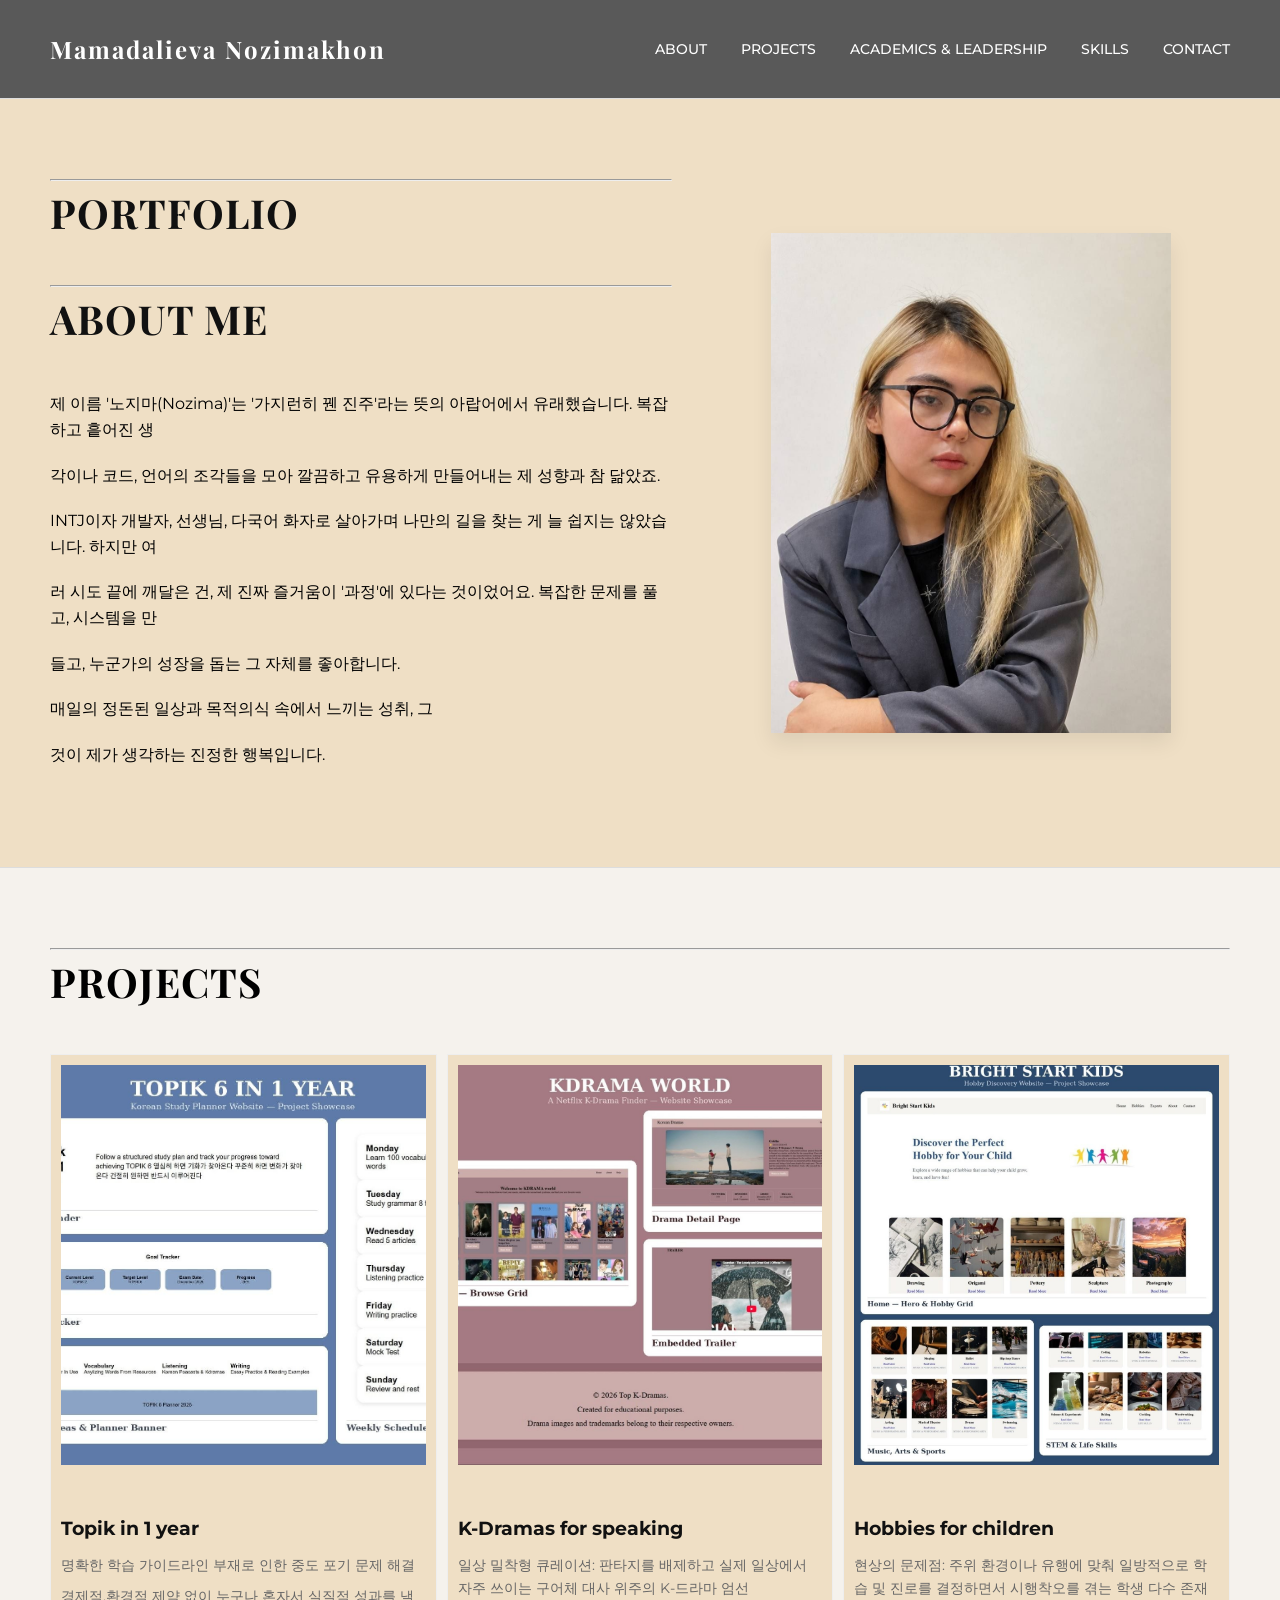
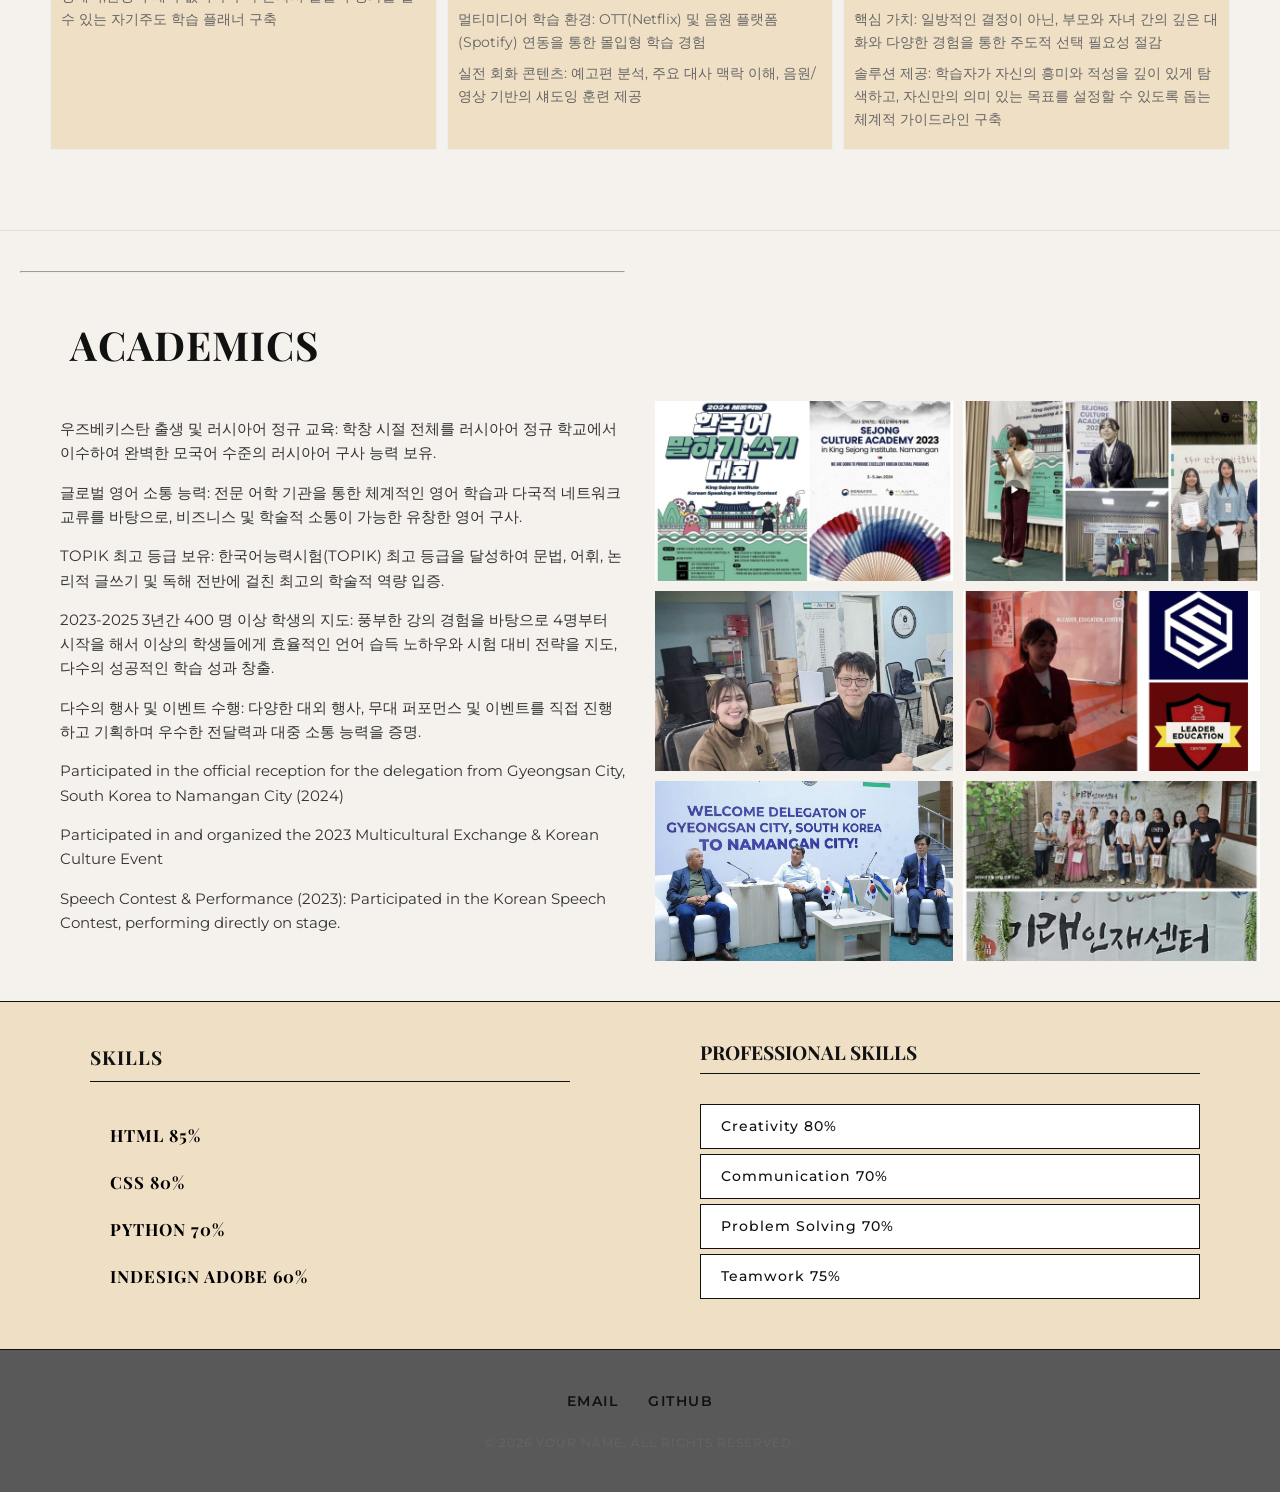
<file: index.html>
<!DOCTYPE html>
<html>
    <head>
        <title>Portfolio</title>
        <meta charset="UTF-8">
        <meta name="viewport" content="width=device-width, initial-scale=1.0">
        <link rel="stylesheet" href="style.css">
    </head>
    <body>
        <header>

            <div class="logo">

                Mamadalieva Nozimakhon

            </div>

            <nav>

                <a href="#hero">About</a>
                <a href="#projects">Projects</a>
                <a href="#academics-container">Academics & Leadership</a>
                <a href="#skills-wrapper">Skills</a>
                <a href="#state-footer">Contact</a>

            </nav>

        </header>
        <section id="hero">
            <div class="magazine-hero">
                <div class="hero">
                    <hr>
                    <h1>Portfolio</h1>
                    <hr>
                    <h1>About me </h1>
                    <p>제 이름 '노지마(Nozima)'는 '가지런히 꿴 진주'라는 뜻의 아랍어에서 유래했습니다. 복잡하고 흩어진 생 </p>
                    <p>각이나 코드, 언어의 조각들을 모아 깔끔하고 유용하게 만들어내는 제 성향과 참 닮았죠.</p>
                    <p>INTJ이자 개발자, 선생님, 다국어 화자로 살아가며 나만의 길을 찾는 게 늘 쉽지는 않았습니다. 하지만 여</p>
                    <p>러 시도 끝에 깨달은 건, 제 진짜 즐거움이 '과정'에 있다는 것이었어요. 복잡한 문제를 풀고, 시스템을 만</p>
                    <p>들고, 누군가의 성장을 돕는 그 자체를 좋아합니다.</p>
                    <p>매일의 정돈된 일상과 목적의식 속에서 느끼는 성취, 그</p>
                    <p>것이 제가 생각하는 진정한 행복입니다.</p>
                </div>
                <div class="hero-image">
                    <img src="images/image.png" alt="profile">
                </div>
            </div>
        </section>
        <section id="projects">
            <hr>
              <h1>Projects</h1>
            <div class="projects-grid">
                <div class="projects-item">
                    <img src="images/topik in 1 year .jpg" alt="Project 1">
                    <h3>Topik in 1 year</h3>
                    <p>명확한 학습 가이드라인 부재로 인한 중도 포기 문제 해결</p>
                    <p>경제적,환경적 제약 없이 누구나 혼자서 실질적 성과를 낼 수 있는 자기주도 학습 플래너 구축</p>
                </div>
                <div class="projects-item">
                    <img src="images/Top K-Dramas.jpg" alt="Project 2">
                    <h3>K-Dramas for speaking</h3>
                    <p>일상 밀착형 큐레이션: 판타지를 배제하고 실제 일상에서 자주 쓰이는 구어체 대사 위주의 K-드라마 엄선</p>
                    <p> 멀티미디어 학습 환경: OTT(Netflix) 및 음원 플랫폼(Spotify) 연동을 통한 몰입형 학습 경험</p>
                    <p>실전 회화 콘텐츠: 예고편 분석, 주요 대사 맥락 이해, 음원/영상 기반의 섀도잉 훈련 제공</p>
                </div>
                <div class="projects-item">
                    <img src="images/Hobbies for children.jpg" alt="Project 3">
                    <h3>Hobbies for children</h3>
                    <p>현상의 문제점: 주위 환경이나 유행에 맞춰 일방적으로 학습 및 진로를 결정하면서 시행착오를 겪는 학생 다수 존재</p>
                    <p> 핵심 가치: 일방적인 결정이 아닌, 부모와 자녀 간의 깊은 대화와 다양한 경험을 통한 주도적 선택 필요성 절감</p>
                    <p>솔루션 제공: 학습자가 자신의 흥미와 적성을 깊이 있게 탐색하고, 자신만의 의미 있는 목표를 설정할 수 있도록 돕는 체계적 가이드라인 구축</p>
                </div>
            </div>
        </section>
        <section id="academics-container">
            <div class="academics-left">
                <hr>
                <h1>Academics</h1>
                <div class="academics-text">
                    <p>우즈베키스탄 출생 및 러시아어 정규 교육: 학창 시절 전체를 러시아어 정규 학교에서 이수하여 완벽한 모국어 수준의 러시아어 구사 능력 보유.</p>
                    <p>글로벌 영어 소통 능력: 전문 어학 기관을 통한 체계적인 영어 학습과 다국적 네트워크 교류를 바탕으로, 비즈니스 및 학술적 소통이 가능한 유창한 영어 구사.</p>
                    <p>TOPIK 최고 등급 보유: 한국어능력시험(TOPIK) 최고 등급을 달성하여 문법, 어휘, 논리적 글쓰기 및 독해 전반에 걸친 최고의 학술적 역량 입증.</p>
                    <p>2023-2025 3년간 400 명 이상 학생의 지도: 풍부한 강의 경험을 바탕으로 4명부터 시작을 해서 이상의 학생들에게 효율적인 언어 습득 노하우와 시험 대비 전략을 지도, 다수의 성공적인 학습 성과 창출.</p>
                    <p>다수의 행사 및 이벤트 수행: 다양한 대외 행사, 무대 퍼포먼스 및 이벤트를 직접 진행하고 기획하며 우수한 전달력과 대중 소통 능력을 증명.</p>
                    <p>Participated in the official reception for the delegation from Gyeongsan City, South Korea to Namangan City (2024)</p>
                    <p>Participated in and organized the 2023 Multicultural Exchange & Korean Culture Event</p>
                    <p>Speech Contest & Performance (2023): Participated in the Korean Speech Contest, performing directly on stage.</p>
                </div>
            </div>
                <div class="academics-gallery">
                    <img src="images/events.jpg" alt="1">
                    <img src="images/performances.jpg" alt="2">
                    <img src="images/Studying with my teacher.jpg" alt="3">
                    <img src="images/teaching.jpg" alt="4">
                    <img src="images/deligation.png" alt="5">
                    <img src="images/미래 인재 센터.jpg" alt="6">
                </div>
            </div>
        </section>
        <section id="skills-wrapper">
            <div class="skills-category">
                 <h1>Skills</h1>
                <div class="web skills-item">
                    <h3>HTML 85%</h3>
                </div>
                <div class="web skills-item">
                    <h3>CSS 80%</h3>
                </div>
                <div class="web skills-item">
                    <h3>PYTHON 70%</h3>
                </div>
                <div class="web skills-item">
                    <h3>INDesign Adobe 60%</h3>
                </div>
            </div>
        <div class="prof-skills">
            <div class="professional-skills">
                <h1>Professional Skills</h1>
                <div class="prof skills-item">Creativity 80%</div>
                <div class="prof skills-item">Communication  70%</div>
                <div class="prof skills-item">Problem Solving  70%</div>
                <div class="prof skills-item">Teamwork   75%</div>
            </div>
        </div>
        </section>
        <footer id="site-footer">
    <div class="footer-container">
        <div class="footer-links">
            <a href="mailto:seoin9038@gmail.com" class="footer-link">EMAIL</a>
            <a href="https://github.com/seoin9038-prog" target="_blank" rel="noopener noreferrer" class="footer-link">GITHUB</a>
        </div>
        <p class="footer-copy">&copy; 2026 YOUR NAME. ALL RIGHTS RESERVED.</p>
    </div>
</footer>
    </body>
</html>
</file>
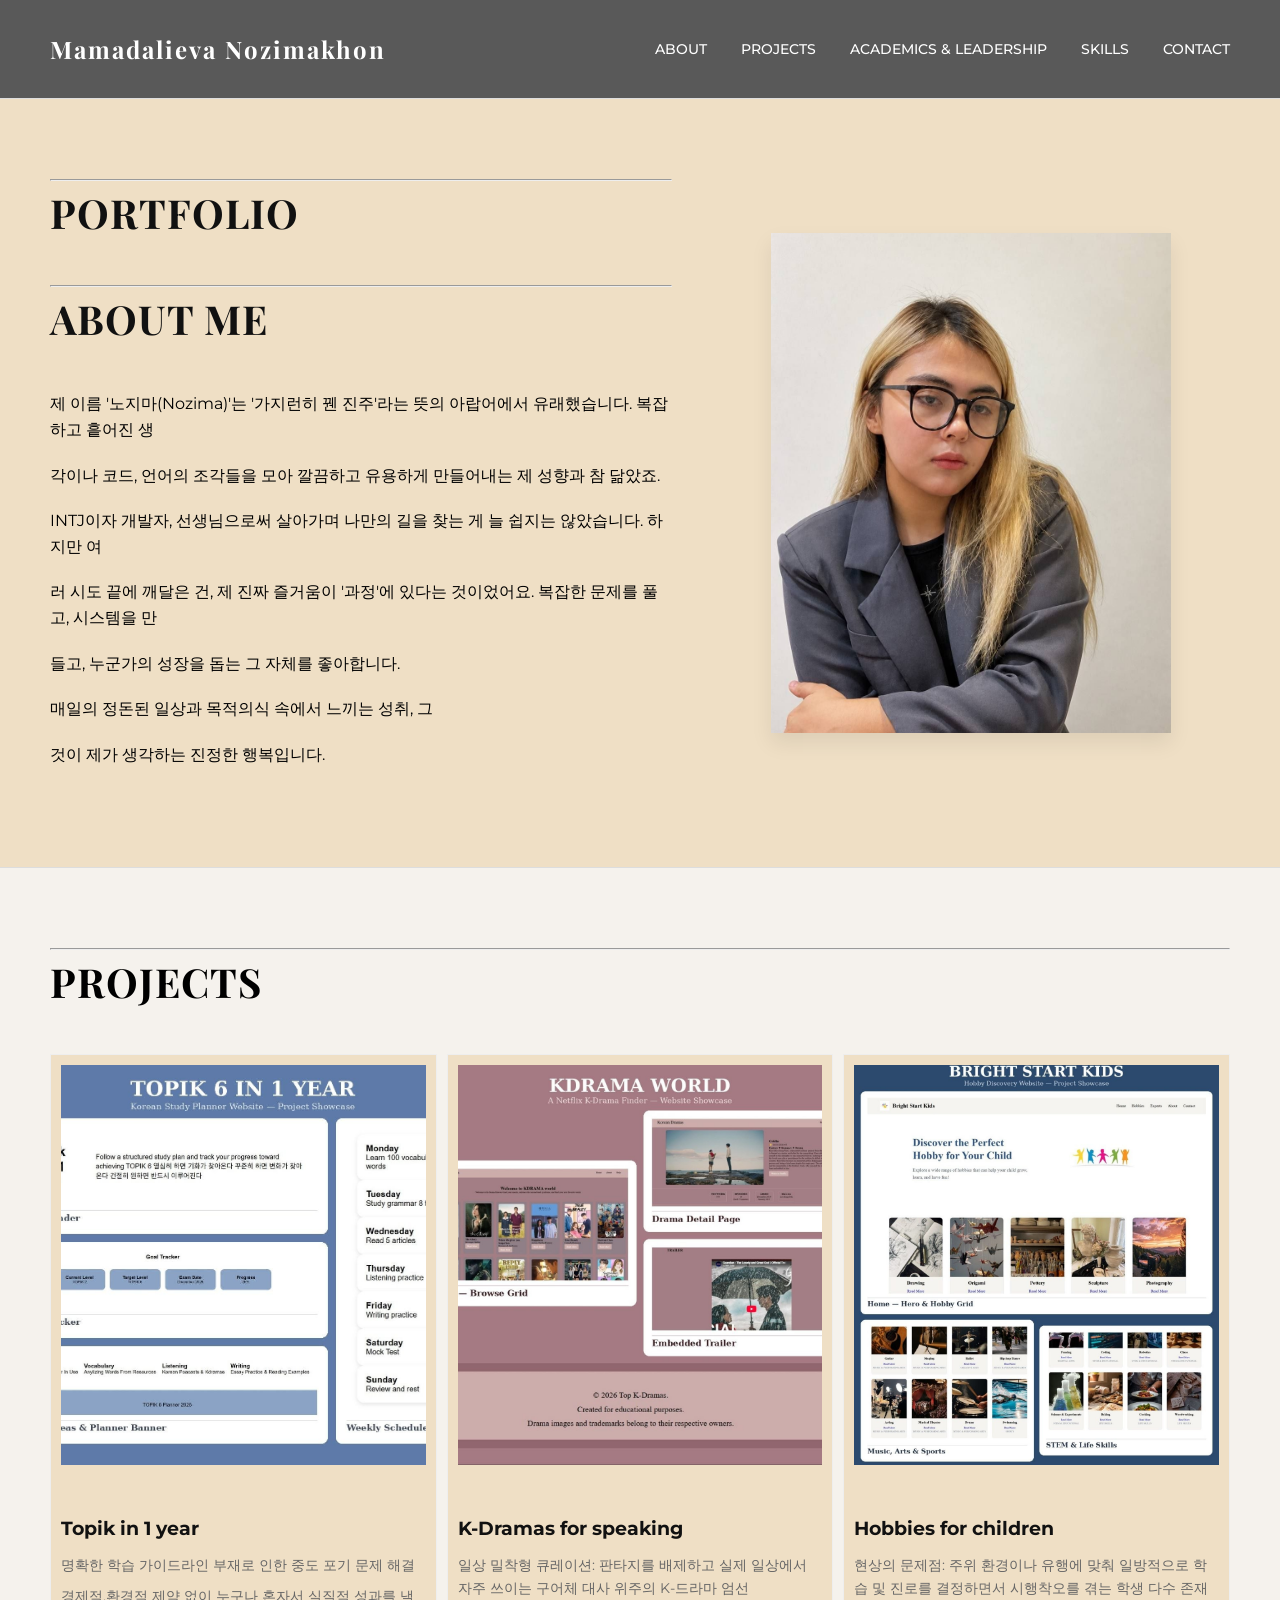
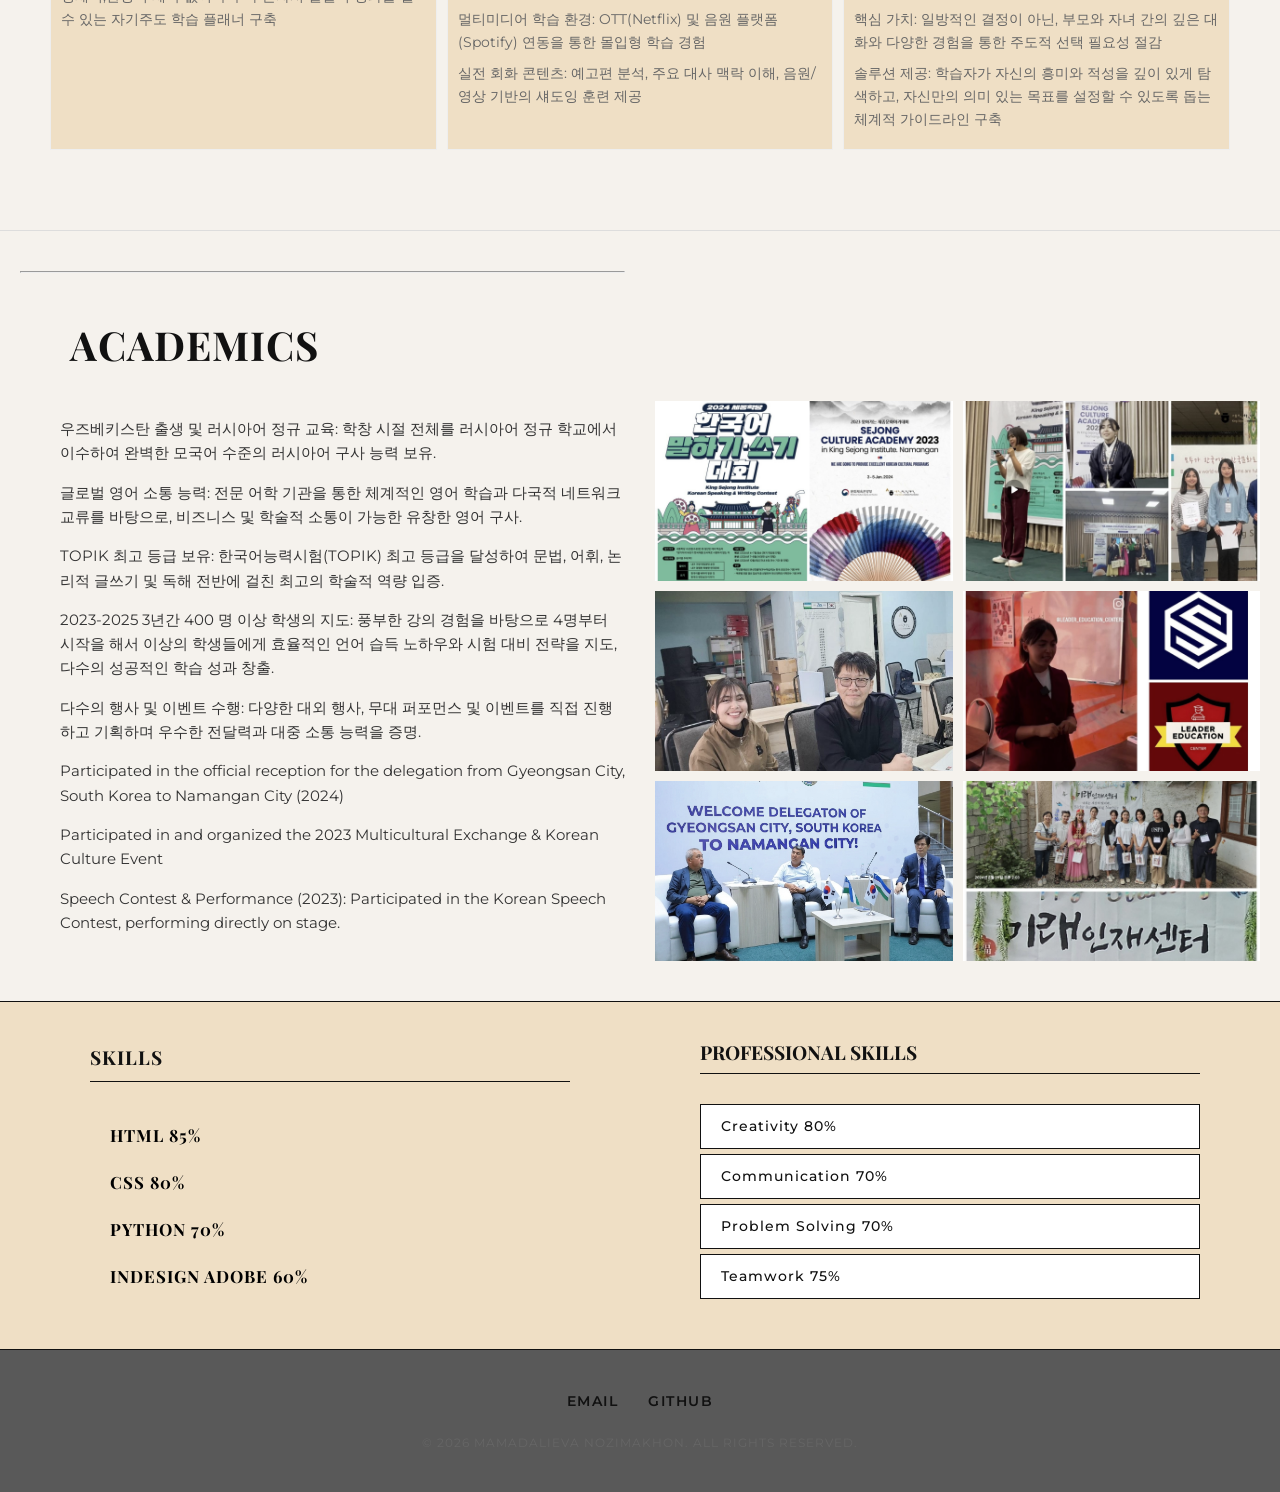
<file: Portfolio.html>
<!DOCTYPE html>
<html>
    <head>
        <title>Portfolio</title>
        <meta charset="UTF-8">
        <meta name="viewport" content="width=device-width, initial-scale=1.0">
        <link rel="stylesheet" href="style.css">
    </head>
    <body>
        <header>

            <div class="logo">

                Mamadalieva Nozimakhon

            </div>

            <nav>

                <a href="#hero">About</a>
                <a href="#projects">Projects</a>
                <a href="#academics-container">Academics & Leadership</a>
                <a href="#skills-wrapper">Skills</a>
                <a href="#state-footer">Contact</a>

            </nav>

        </header>
        <section id="hero">
            <div class="magazine-hero">
                <div class="hero">
                    <hr>
                    <h1>Portfolio</h1>
                    <hr>
                    <h1>About me </h1>
                    <p>제 이름 '노지마(Nozima)'는 '가지런히 꿴 진주'라는 뜻의 아랍어에서 유래했습니다. 복잡하고 흩어진 생 </p>
                    <p>각이나 코드, 언어의 조각들을 모아 깔끔하고 유용하게 만들어내는 제 성향과 참 닮았죠.</p>
                    <p>INTJ이자 개발자, 선생님으로써 살아가며 나만의 길을 찾는 게 늘 쉽지는 않았습니다. 하지만 여</p>
                    <p>러 시도 끝에 깨달은 건, 제 진짜 즐거움이 '과정'에 있다는 것이었어요. 복잡한 문제를 풀고, 시스템을 만</p>
                    <p>들고, 누군가의 성장을 돕는 그 자체를 좋아합니다.</p>
                    <p>매일의 정돈된 일상과 목적의식 속에서 느끼는 성취, 그</p>
                    <p>것이 제가 생각하는 진정한 행복입니다.</p>
                </div>
                <div class="hero-image">
                    <img src="images/image.png" alt="profile">
                </div>
            </div>
        </section>
        <section id="projects">
            <hr>
              <h1>Projects</h1>
            <div class="projects-grid">
                <div class="projects-item">
                    <img src="images/topik in 1 year .jpg" alt="Project 1">
                    <h3>Topik in 1 year</h3>
                    <p>명확한 학습 가이드라인 부재로 인한 중도 포기 문제 해결</p>
                    <p>경제적,환경적 제약 없이 누구나 혼자서 실질적 성과를 낼 수 있는 자기주도 학습 플래너 구축</p>
                </div>
                <div class="projects-item">
                    <img src="images/Top K-Dramas.jpg" alt="Project 2">
                    <h3>K-Dramas for speaking</h3>
                    <p>일상 밀착형 큐레이션: 판타지를 배제하고 실제 일상에서 자주 쓰이는 구어체 대사 위주의 K-드라마 엄선</p>
                    <p> 멀티미디어 학습 환경: OTT(Netflix) 및 음원 플랫폼(Spotify) 연동을 통한 몰입형 학습 경험</p>
                    <p>실전 회화 콘텐츠: 예고편 분석, 주요 대사 맥락 이해, 음원/영상 기반의 섀도잉 훈련 제공</p>
                </div>
                <div class="projects-item">
                    <img src="images/Hobbies for children.jpg" alt="Project 3">
                    <h3>Hobbies for children</h3>
                    <p>현상의 문제점: 주위 환경이나 유행에 맞춰 일방적으로 학습 및 진로를 결정하면서 시행착오를 겪는 학생 다수 존재</p>
                    <p> 핵심 가치: 일방적인 결정이 아닌, 부모와 자녀 간의 깊은 대화와 다양한 경험을 통한 주도적 선택 필요성 절감</p>
                    <p>솔루션 제공: 학습자가 자신의 흥미와 적성을 깊이 있게 탐색하고, 자신만의 의미 있는 목표를 설정할 수 있도록 돕는 체계적 가이드라인 구축</p>
                </div>
            </div>
        </section>
        <section id="academics-container">
            <div class="academics-left">
                <hr>
                <h1>Academics</h1>
                <div class="academics-text">
                    <p>우즈베키스탄 출생 및 러시아어 정규 교육: 학창 시절 전체를 러시아어 정규 학교에서 이수하여 완벽한 모국어 수준의 러시아어 구사 능력 보유.</p>
                    <p>글로벌 영어 소통 능력: 전문 어학 기관을 통한 체계적인 영어 학습과 다국적 네트워크 교류를 바탕으로, 비즈니스 및 학술적 소통이 가능한 유창한 영어 구사.</p>
                    <p>TOPIK 최고 등급 보유: 한국어능력시험(TOPIK) 최고 등급을 달성하여 문법, 어휘, 논리적 글쓰기 및 독해 전반에 걸친 최고의 학술적 역량 입증.</p>
                    <p>2023-2025 3년간 400 명 이상 학생의 지도: 풍부한 강의 경험을 바탕으로 4명부터 시작을 해서 이상의 학생들에게 효율적인 언어 습득 노하우와 시험 대비 전략을 지도, 다수의 성공적인 학습 성과 창출.</p>
                    <p>다수의 행사 및 이벤트 수행: 다양한 대외 행사, 무대 퍼포먼스 및 이벤트를 직접 진행하고 기획하며 우수한 전달력과 대중 소통 능력을 증명.</p>
                    <p>Participated in the official reception for the delegation from Gyeongsan City, South Korea to Namangan City (2024)</p>
                    <p>Participated in and organized the 2023 Multicultural Exchange & Korean Culture Event</p>
                    <p>Speech Contest & Performance (2023): Participated in the Korean Speech Contest, performing directly on stage.</p>
                </div>
            </div>
                <div class="academics-gallery">
                    <img src="images/events.jpg" alt="1">
                    <img src="images/performances.jpg" alt="2">
                    <img src="images/Studying with my teacher.jpg" alt="3">
                    <img src="images/teaching.jpg" alt="4">
                    <img src="images/deligation.png" alt="5">
                    <img src="images/미래 인재 센터.jpg" alt="6">
                </div>
            </div>
        </section>
        <section id="skills-wrapper">
            <div class="skills-category">
                 <h1>Skills</h1>
                <div class="web skills-item">
                    <h3>HTML 85%</h3>
                </div>
                <div class="web skills-item">
                    <h3>CSS 80%</h3>
                </div>
                <div class="web skills-item">
                    <h3>PYTHON 70%</h3>
                </div>
                <div class="web skills-item">
                    <h3>INDesign Adobe 60%</h3>
                </div>
            </div>
        <div class="prof-skills">
            <div class="professional-skills">
                <h1>Professional Skills</h1>
                <div class="prof skills-item">Creativity 80%</div>
                <div class="prof skills-item">Communication  70%</div>
                <div class="prof skills-item">Problem Solving  70%</div>
                <div class="prof skills-item">Teamwork   75%</div>
            </div>
        </div>
        </section>
        <footer id="site-footer">
    <div class="footer-container">
        <div class="footer-links">
            <a href="mailto:seoin9038@gmail.com" class="footer-link">EMAIL</a>
            <a href="https://github.com/seoin9038-prog" target="_blank" rel="noopener noreferrer" class="footer-link">GITHUB</a>
        </div>
        <p class="footer-copy">&copy; 2026 Mamadalieva Nozimakhon. ALL RIGHTS RESERVED.</p>
    </div>
</footer>
    </body>
</html>
</file>
<file: style.css>
@import url('https://fonts.googleapis.com/css2?family=Playfair+Display:ital,wght@0,400..900;1,400..900&family=Montserrat:wght@300;400;500;700&display=swap');

* {
    margin: 0;
    padding: 0;
    box-sizing: border-box;
}

body {
    background-color: #f9f9f9;
    color: #111;
    font-family: 'Montserrat', sans-serif;
    line-height: 1.6;
}
html {
    scroll-behavior: smooth;
}

section [id]{
    scroll-margin-top: 100px;
}

header {
    display: flex;
    justify-content: space-between;
    align-items: center;
    padding: 30px 50px;
    border-bottom: 1px solid #ddd;
    background: #595959;
    position: sticky;
    top: 0;
    z-index: 1000;
}

.logo {
    font-family: 'Playfair Display', serif;
    font-size: 1.5rem;
    font-weight: 700;
    letter-spacing: 2px;
    color: #ffffff;;
}

nav a {
    text-decoration: none;
    color: #ffffff;
    margin-left: 30px;
    font-size: 0.9rem;
    font-weight: 500;
    text-transform: uppercase;
    transition: color 0.3s;
}

nav a:hover {
    color: #777;
}

.magazine-hero {
    display: grid;
    grid-template-columns: 1.2fr 1fr;
    gap: 40px;
    padding: 80px 50px;
    background: #efdfc5;
    border-bottom: 1px solid #ddd;
    align-items: center;
}


.hero h1 {
    font-family: 'Playfair Display', serif;
    font-size: 2.5rem;
    margin-bottom: 40px;
    text-transform: uppercase;
    letter-spacing: 1px;
}

.hero p {
    font-size: 1rem;
    color: black;
    margin-bottom: 20px;
}

.hero-image {
    width: 100%;
    display: flex;
    justify-content: center;
    align-items: center;
}

.hero-image img {
    width: 100%;
    max-width: 400px; 
    height: auto;
    max-height: 500px;
    object-fit: cover;
    border-radius: 0px;
    box-shadow: 0 10px 20px rgba(0,0,0,0.08);
}

#projects {
    padding: 80px 50px;
    border-bottom: 1px solid #ddd;
    background: #f5f2ed;
}

#projects h1 {
    font-family: 'Playfair Display', serif;
    font-size: 2.5rem;
    margin-bottom: 40px;
    text-transform: uppercase;
    letter-spacing: 1px;
    color: black;
}

.projects-grid {
    display: grid;
    grid-template-columns: repeat(3, 1fr);
    gap: 10px;
}

.projects-item {
    background: #efdfc5;
    border: 1px solid #eee;
    padding: 10px;
    transition: transform 0.3s ease;
}

.projects-item:hover {
    transform: translateY(-5px);
}

.projects-item img {
    width: 100%;
    height: 400px;
    object-fit: cover;
    margin-bottom: 40px;
    line-height: 1.1;
}

.projects-item h3 {
    font-size: 1.2rem;
    margin-bottom: 10px;
    font-weight: 700;
}

.projects-item p {
    font-size: 0.9rem;
    color: #666;
    margin-bottom: 8px;
}

#academics-container {
    display: grid;
    grid-template-columns: 1fr 1fr;
    gap: 30px;
    align-items: start;
    padding: 40px 20px;
    background-color: #f5f2ed;
}

.academics-section {
    border-top: 1px solid #e0e0e0; 
    padding-top: 60px;          
    margin-top: 80px;             
}

.academics-left h1{
    font-family: 'Playfair Display', serif;
    font-size: 2.5rem;
    text-transform: uppercase;
    letter-spacing: 1px;
    padding: 40px 50px;
}

.academics-text p {
    margin-bottom: 15px;
    font-size: 0.95rem;
    color: #333;
    text-align: left;
    line-height: 1.6;
    padding-left: 40px;
    
}

.academics-gallery {
    display: grid;
    grid-template-columns: repeat(2, 1fr);
    gap: 10px;
    margin-top: 130px;
}

.academics-gallery img {
    width: 100%;
    height: 180px;
    object-fit: cover;
    filter: grayscale(30%);
    transition: 0.3s;
}

.academics-gallery img:hover {
    filter: grayscale(0%);
}

#skills-wrapper {
    display: grid;
    grid-template-columns: 1fr 1fr;
    gap: 40px;
    border-top: 1px solid #111;
    padding: 0 40px;
    background-color: #efdfc5;
}

.skills-category{
    font-family: 'Playfair Display', serif;
    font-size: 2.5rem;
    text-transform: uppercase;
    letter-spacing: 1px;
    padding: 40px 50px;
}

.skills-category h1 {
    font-size: 1.2rem;
    font-family: 'Playfair Display', serif;
    margin-bottom: 30px;
    text-transform: uppercase;
    border-bottom: 1px solid #111;
    padding-bottom: 8px;
}

.skills-items {
    display: flex;
    flex-wrap: wrap;
    gap: 10px;
}

.skills-item {
    background: #efdfc5;
    color: black;
    padding: 10px 20px;
    font-size: 0.9rem;
    font-weight: 500;
    letter-spacing: 1px;
}

.professional-skills{
    display: grid;
    object-fit: cover;
    gap: 5px;
    margin-bottom: 20px;
    padding: 30px 40px;
}
.prof.skills-item.prof {
    background: #fff;
    color: #111;
    border: 1px solid #111;
}

.professional-skills h1 {
    font-family: 'Playfair Display', serif;
    font-size: 1.2rem;
    margin-bottom: 25px;
    margin-top: 5px;
    text-transform: uppercase;
    border-bottom: 1px solid #111;
    padding-bottom: 5px;
   
}

#site-footer {
    border-top: 1px solid #111;
    margin-top: 0px;
    padding: 40px 20px;
    background-color: #595959;
}

.footer-container {
    max-width: 1200px;
    margin: 0 auto;
    display: flex;
    flex-direction: column;
    align-items: center;
    gap: 20px;
}

.footer-links {
    display: flex;
    gap: 30px;
    flex-wrap: wrap;
    justify-content: center;
}

.footer-link {
    color: #111;
    text-decoration: none;
    font-size: 0.9rem;
    font-weight: 600;
    letter-spacing: 1.5px;
    text-transform: uppercase;
    transition: opacity 0.2s ease;
}

.footer-link:hover {
    opacity: 0.6;
}

.footer-copy {
    font-size: 0.75rem;
    color: #666;
    letter-spacing: 1px;
    text-transform: uppercase;
    margin: 0;
}

@media (max-width: 600px) {
    .footer-links {
        gap: 15px;
    }
}

@media (max-width: 900px) {
    .magazine-hero, .projects-grid, .academics-container, .skills-wrapper {
        grid-template-columns: 1fr;
    }
    header {
        padding: 20px;
    }
    .hero-text-box h1 {
        font-size: 2.5rem;
    }
}
</file>
